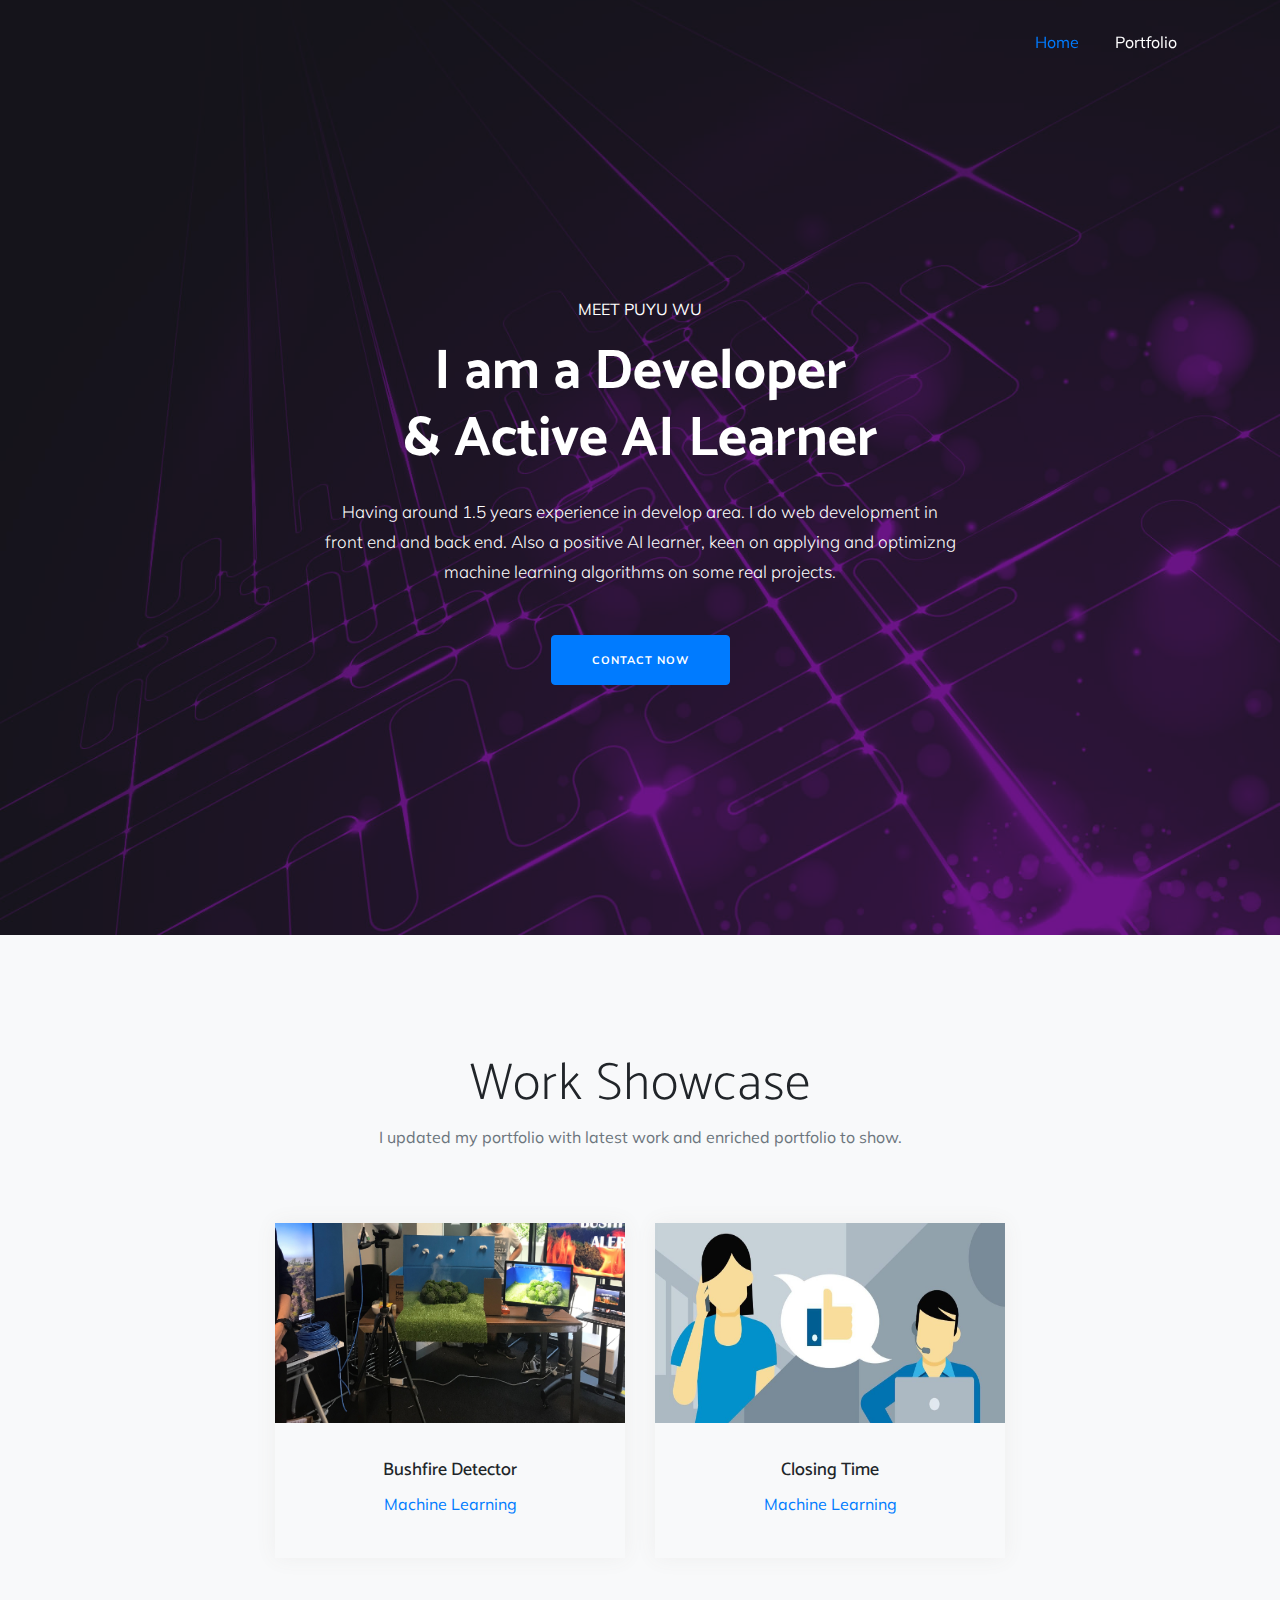
<file: index.html>
<!doctype html>
<html lang="en">

<head>
    <!-- Required meta tags -->
    <meta charset="utf-8">
    <meta name="viewport" content="width=device-width, initial-scale=1, shrink-to-fit=no">

    <meta name="description" content="Coral - Onepage portfolio Template">
    <meta name="author" content="miffy">

    <!-- Fontawseom Icon CSS -->
    <link rel="stylesheet" href="assets/css/all.css">

    <!-- Theme CSS -->
    <link rel="stylesheet" href="assets/css/bootstrap.min.css">
    <link rel="stylesheet" href="assets/css/style.css">
    <link rel="stylesheet" href="assets/css/responsive.css">

    <link rel="shortcut icon" type="image/png" href="assets/img/favicon.png"/>

    <title>Puyu Wu Portfolio</title>
</head>

<body id="page-top">

    <!-- NAVBAR
    ================================================= -->
    <nav class="navbar navbar-expand-lg navbar-dark navbar-togglable  fixed-top " id="mainNav">
        <div class="container">

            <!-- Brand -->
            <a class="navbar-brand js-scroll-trigger" href="#page-top">
                <!-- <h2>Coral</h2> -->
            </a>

            <!-- Toggler -->
            <button class="navbar-toggler" type="button" data-toggle="collapse" data-target="#navbarCollapse" aria-controls="navbarCollapse" aria-expanded="false" aria-label="Toggle navigation">
                <span class="navbar-toggler-icon-bar">
                    <i class="fa fa-bars"></i>
                </span>
            </button>

            <!-- Collapse -->
            <div class="collapse navbar-collapse" id="navbarCollapse">
                <!-- Links -->
                <ul class="navbar-nav ml-auto">
                    <li class="nav-item">
                        <a class="nav-link js-scroll-trigger" href="#page-top">
                            Home
                        </a>
                    </li>
                    <!-- <li class="nav-item">
                        <a class="nav-link js-scroll-trigger" href="#feature">
                            Features
                        </a>
                    </li> -->
                    <!-- <li class="nav-item">
                        <a class="nav-link js-scroll-trigger" href="#about">
                            About
                        </a>
                    </li> -->
                    <!-- <li class="nav-item">
                        <a class="nav-link js-scroll-trigger" href="#service">
                            Services
                        </a>
                    </li> -->
                    <li class="nav-item">
                        <a class="nav-link js-scroll-trigger" href="#portfolio">
                            Portfolio
                        </a>
                    </li>

                    <!-- <li class="nav-item">
                        <a class="nav-link js-scroll-trigger" href="#pricing">
                            Pricing
                        </a>
                    </li> -->
                    <!-- <li class="nav-item ">
                        <a class="nav-link js-scroll-trigger" href="#contact">
                            Contact
                        </a>
                    </li> -->
                </ul>
            </div>
            <!-- / .navbar-collapse -->
        </div>
        <!-- / .container -->
    </nav>

    <!-- HERO
    ================================================== -->
    <section class="section section-top section-full">

        <!-- Cover -->
        <div class="bg-cover" style="background-image: url(assets/img/heroimage6.jpg);"></div>

        <!-- Overlay -->
        <div class="bg-overlay"></div>
        <!-- Content -->
        <div class="container">
            <div class="row justify-content-center align-items-center">
                <div class="col-md-10 col-lg-7 ">
                    <div class="banner-content">
                        <!-- Preheading -->
                        <p class="text-white text-uppercase text-center text-xs">
                            Meet <span>Puyu Wu</span>
                        </p>

                        <!-- Heading -->
                        <h1 class="text-white text-center mb-4 display-4 font-weight-bold">
                            I am a Developer <br>& Active AI Learner
                        </h1>

                        <!-- Subheading -->
                        <p class="lead text-white text-center mb-5">
                            Having around 1.5 years experience in develop area. I do web development in front end and back end. Also a positive AI learner, keen on applying and optimizng machine learning algorithms on some real projects.
                        </p>

                        <!-- Button -->
                        <p class="text-center mb-0" >
                            <a href="#" target="_blank" class="btn btn-primary ">
                                Contact Now
                            </a>
                        </p>
                    </div>
                </div>
            </div>
            <!-- / .row -->
        </div>
        <!-- / .container -->
    </section>

    <!-- SECTIONS
    ================================================== -->
    <!-- PAGES
    ================================================== -->

    <!-- FEATURES
    ================================================== -->
    <!-- <section class="section" id="feature">
        <div class="container">
            <div class="row justify-content-center mb-4">
                <div class="col-md-8 col-lg-6 text-center"> -->

                    <!-- Heading -->
                    <!-- <h2 class="lg-title mb-2">
                        Why choose me?
                    </h2> -->

                    <!-- Subheading -->
                    <!-- <p class="mb-5 ">
                        Industry Leading Managed Services and Staffing Solutions
                    </p>

                </div>
            </div> -->
            <!-- / .row -->

            <!-- <div class="row justy-content-center">
                <div class="col-lg-3 col-md-6">
                    <div class="text-center feature-block">
                        <div class="feature-icon-block mb-4">
                            <i class="fa fa-gem"></i>
                        </div>
                        <h4 class="mb-3 ">Modern Design</h4>
                        <p>Our team are experts in matching you with the right provider.</p>
                    </div>
                </div>

                <div class="col-lg-3 col-md-6">
                    <div class="text-center feature-block">
                        <div class="feature-icon-block mb-4">
                            <i class="fa fa-anchor"></i>
                        </div>
                        <h4 class="mb-3">Recognised for excellence</h4>
                        <p>We've been awarded for our high rate of customer satisfaction.</p>
                    </div>
                </div>

                <div class="col-lg-3 col-md-6">
                    <div class="text-center feature-block">
                        <div class="feature-icon-block mb-4">
                            <i class="fa fa-clock"></i>
                        </div>
                        <h4 class="mb-3">Delivery On Time </h4>
                        <p>We only compare market leaders with a reputation for quality.</p>
                    </div>
                </div>

                <div class="col-lg-3 col-md-6">
                    <div class="text-center feature-block">
                        <div class="feature-icon-block mb-4">
                            <i class="fa fa-dice"></i>
                        </div>
                        <h4 class="mb-3">Premium Support</h4>
                        <p>We only compare market leaders with a reputation for service.</p>
                    </div>
                </div>
            </div>
        </div> -->
        <!-- / .container -->
    <!-- </section> -->


    <!-- ABOUT
    ================================================== -->
    <!-- <section class="section bg-light" id="about">
        <div class="container">
            <div class="row ">
                <div class="col-lg-6">
                    <div class="about-img">
                        <img src="assets/img/about/56.jpg" alt="" class="img-fluid">
                    </div>
                </div>

                <div class="col-lg-6 ">
                    <div class="about-content">
                        <h2 class="display-5">
                            Create your web site in a organized way.
                        </h2>
                        <p>I make website in a organized way so you can be able to modify as you want.Proper documentation also added with the template for the change.</p>


                        <ul class="list-unstyled skill-list ">
                            <li>PSD to HTML</li>
                            <li>PSD to WordPress</li>
                            <li>HTML to WordPress</li>
                            <li>Scratch To HTML</li>
                            <li>PSD Template Design</li>
                        </ul>

                        <p>Have any query ? <a href="#">Contact Now</a></p>
                    </div>
                </div>
            </div>
        </div>

        <div class="container">
            <div class="row mt-5 align-items-center ">
                <div class="col-lg-6 col-md-6">
                    <div class="about-content-2 ">
                        <h2 class="display-5">
                            Latest Bootstrap 4 Build Template
                        </h2>
                        <p>Fully responsive template withj latest bootstrap 4 framework and modern UI and technology. Convert your site in a ziffy.</p>

                        <a href="#" class="btn btn-primary">Services</a>
                    </div>
                </div>

                <div class="col-lg-6 col-md-6">
                    <div class="about-img">
                        <img src="assets/img/about/15.jpg" alt="" class="img-fluid">
                    </div>
                </div>
            </div>
        </div>
    </section> -->



    <!-- SERVICES
    ================================================== -->
    <!-- <section class="section" id="service"> -->
        <!-- Content -->
        <!-- <div class="container">
            <div class="row justify-content-center mb-4">
                <div class="col-md-8 col-lg-7 text-center"> -->

                    <!-- Heading -->
                    <!-- <h2 class="lg-title mb-2">
                        My Key Services
                    </h2> -->

                    <!-- Subheading -->
                    <!-- <p class="mb-5">
                        Industry Leading Managed Services and Staffing Solutions
                    </p>

                </div>
            </div>  -->
            <!-- / .row -->


            <!-- <div class="row">
                <div class="col-lg-4 col-sm-6 col-md-6 mb-4 ">
                    <div class="service-block d-flex">
                        <div class="service-icon ">
                            <i class="fa fa-laptop"></i>
                        </div>
                        <div class="service-content ">
                            <h4><span>HTML</span> web template</h4>
                            <p>Lorem ipsum dolor sit amet, consectetur adipisicing elit. asperiores rem voluptas nobis.</p>
                        </div>
                    </div>
                </div>
                <div class="col-lg-4 col-sm-6 col-md-6 mb-4">
                    <div class="service-block d-flex">
                        <div class="service-icon">
                            <i class="fa fa-code"></i>
                        </div>
                        <div class="service-content">
                            <h4><span>Wordpress</span> theme Conversion</h4>
                            <p>Lorem ipsum dolor sit amet, consectetur adipisicing elit. asperiores rem voluptas nobis.</p>
                        </div>
                    </div>
                </div>
                <div class="col-lg-4 col-sm-6 col-md-6 mb-4">
                    <div class="service-block d-flex">
                        <div class="service-icon">
                            <i class="fa fa-leaf"></i>
                        </div>
                        <div class="service-content">
                            <h4><span>PSD</span> web template</h4>
                            <p>Lorem ipsum dolor sit amet, consectetur adipisicing elit. asperiores rem voluptas nobis.</p>
                        </div>
                    </div>
                </div>

                <div class="col-lg-4 col-sm-6 col-md-6 mb-4">
                    <div class="service-block d-flex">
                        <div class="service-icon">
                            <i class="fa fa-cogs"></i>
                        </div>
                        <div class="service-content">
                            <h4>Wordpress <span> Theme Installation</span> </h4>
                            <p>Lorem ipsum dolor sit amet, consectetur adipisicing elit. asperiores rem voluptas nobis.</p>
                        </div>
                    </div>
                </div>
                <div class="col-lg-4 col-sm-6 col-md-6 mb-4">
                    <div class="service-block d-flex">
                        <div class="service-icon">
                            <i class="fa fa-bug"></i>
                        </div>
                        <div class="service-content">
                            <h4>Html Css <span>BUG Fixing</span></h4>
                            <p>Lorem ipsum dolor sit amet, consectetur adipisicing elit. asperiores rem voluptas nobis.</p>
                        </div>
                    </div>
                </div>

                <div class="col-lg-4 col-sm-6 col-md-6 mb-4">
                    <div class="service-block d-flex">
                        <div class="service-icon">
                            <i class="fa fa-shield-alt"></i>
                        </div>
                        <div class="service-content">
                            <h4>24 Hours <span>Dedicated Support </span></h4>
                            <p>Lorem ipsum dolor sit amet, consectetur adipisicing elit. asperiores rem voluptas nobis.</p>
                        </div>
                    </div>
                </div>
            </div>
        </div>
    </section> -->

    <!-- ABOUT
    ================================================== -->
    <section class="section bg-light" id="portfolio">
        <div class="container">
            <div class="row justify-content-center mb-4">
                <div class="col-md-8 col-lg-7 text-center">

                    <!-- Heading -->
                    <h2 class="lg-title mb-2">
                        Work Showcase
                    </h2>

                    <!-- Subheading -->
                    <p class="mb-5">
                        I updated my portfolio with latest work and enriched portfolio to show.
                    </p>

                </div>
            </div>
            <!-- / .row -->

            <div class="row justify-content-center">
                <div class="col-lg-4 col-md-6 col-sm-6 mb-5">
                    <div class="portfolio-block">
                        <img class="portfolio-cover-img" src="assets/img/portfolio/bushfire-cover.jpg" alt="Bushfire Detector">

                        <div class="portfolio-content">
                            <h4>Bushfire Detector</h4>
                            <span class="work-cat">Machine Learning</span>
                        </div>
                        <div class="overlay-content">
                            <a href="portfolio-bushfire.html"><i class="fa fa-link"></i></a>
                        </div>
                    </div>
                </div>
                <div class="col-lg-4 col-md-6 col-sm-6 mb-5">
                    <div class="portfolio-block">
                        <img class="portfolio-cover-img" src="assets/img/portfolio/closingtime-cover.jpg" alt="Closing Time">

                        <div class="portfolio-content">
                            <h4>Closing Time</h4>
                            <span class="work-cat">Machine Learning</span>
                        </div>
                        <div class="overlay-content">
                            <a href="portfolio-closingtime.html"><i class="fa fa-link"></i></a>
                        </div>
                    </div>
                </div>
                <!-- <div class="col-lg-4 col-md-6 col-sm-6 mb-5">
                    <div class="portfolio-block">
                        <img src="assets/img/portfolio/43.png" alt="portfolio">

                        <div class="portfolio-content">
                            <h4>Probiz-portfolio web template</h4>
                            <span class="work-cat">Web Design</span>
                        </div>
                        <div class="overlay-content">
                            <a href="single-portfolio.html"><i class="fa fa-link"></i></a>
                        </div>
                    </div>
                </div>
                <div class="col-lg-4 col-md-6 col-sm-6">
                    <div class="portfolio-block">
                        <img src="assets/img/portfolio/45.png" alt="portfolio">

                        <div class="portfolio-content">
                            <h4>Probiz-portfolio web template</h4>
                            <span class="work-cat">Web Design</span>
                        </div>
                        <div class="overlay-content">
                            <a href="single-portfolio.html"><i class="fa fa-link"></i></a>
                        </div>
                    </div>
                </div>
                <div class="col-lg-4 col-md-6 col-sm-6">
                    <div class="portfolio-block">
                        <img src="assets/img/portfolio/46.png" alt="portfolio">

                        <div class="portfolio-content">
                            <h4>Probiz-portfolio web template</h4>
                            <span class="work-cat">Web Design</span>
                        </div>
                        <div class="overlay-content">
                            <a href="single-portfolio.html"><i class="fa fa-link"></i></a>
                        </div>
                    </div>
                </div> -->
            </div>
        </div>
    </section>


    <!-- Pricing
    ================================================== -->
    <!-- <section class="section" id="pricing">
        <div class="container">
            <div class="row mb-4">
                <div class="col-md-6 col-lg-4 "> -->

                    <!-- Heading -->
                    <!-- <h2 class="lg-title mb-2 "> -->
                        <!-- Affordable Pricing Plan
                    </h2> -->

                    <!-- Subheading -->
                    <!-- <p class="my-4 ">
                        No Need to worry about pricing plan. You may have your own custom pricing plan .
                    </p>

                    <a href="#contact" class="btn btn-primary">Contact Now</a>
                    <p class="text-primary mt-3">*Pricing plan may vary to work load</p>
                </div> -->

                <!-- <div class="col-lg-4 col-md-6 col-sm-6">
                    <div class="pricing-block">
                        <h2>Basic plan</h2>

                        <h3 class="price my-3 ">
                            120 <small>$</small>
                        </h3>

                        <ul class="list-unstyled">
                            <li>PSD to html</li>
                            <li>1 onepage</li>
                            <li>Clean design</li>
                            <li>1 Revision</li>
                            <li>Well Documented</li>
                        </ul>

                        <a href="#" class="btn btn-outline-dark">Purchase now</a>
                    </div>
                </div>

                <div class="col-lg-4 col-md-6 col-sm-6">
                    <div class="pricing-block">
                        <h2>Standard plan</h2>

                        <h3 class="price my-3 ">
                            320 <small>$</small>
                        </h3>

                        <ul class="list-unstyled">
                            <li>PSD to html</li>
                            <li>3 onepage</li>
                            <li>Clean design</li>
                            <li>Well Documented</li>
                            <li>4 Revision</li>
                            <li>Ultimate support</li>
                        </ul>

                        <a href="#" class="btn btn-outline-dark">Purchase now</a>
                    </div>
                </div>
            </div> -->
            <!-- / .row -->
        <!-- </div> -->
    <!-- </section> --> 


    <!-- Testimonial
    ================================================== -->
    <!-- <section class="section bg-dark" id="testimonial">
            <div class="carousel slide" id="review-slider" data-ride="carousel">
               <ol class="carousel-indicators">
                <li data-target="#review-slider" data-slide-to="0" class="active"></li>
                <li data-target="#review-slider" data-slide-to="1"></li>
                <li data-target="#review-slider" data-slide-to="2"></li>
              </ol>
               <div class="caousel-inner">
                   <div class="container">
                         <div class="row">
                           <div class="col-lg-8 m-auto">
                            <div class="carousel-item active text-center test-content">
                                <div class="client-img">
                                    <img src="assets/img/review/tes-1.jpg" alt="" class="img-fluid ">
                                </div>

                                <p class="lead">Lorem ipsum dolor sit amet, consectetur adipisicing elit. Accusantium illum suscipit, quam quas fuga illo cupiditate labore eveniet, officia in modi eum consequuntur quis alias delectus hic? Delectus, molestias eaque.</p>

                                <div class="client-text">
                                    <h3>John Martin</h3>
                                    <h6>Senior Developer</h6>
                                </div>
                            </div>


                             <div class="carousel-item text-center test-content">
                                <div class="client-img">
                                    <img src="assets/img/review/tes-2.jpg" alt="" class="img-fluid ">
                                </div>

                                <p class="lead">Lorem ipsum dolor sit amet, consectetur adipisicing elit. Accusantium illum suscipit, quam quas fuga illo cupiditate labore eveniet, officia in modi eum consequuntur quis alias delectus hic? Delectus, molestias eaque.</p>

                                <div class="client-text">
                                    <h3>John Martin</h3>
                                    <h6>Senior Developer</h6>
                                </div>
                            </div>

                              <div class="carousel-item text-center test-content">

                                <div class="client-img">
                                    <img src="assets/img/review/tes-3.jpg" alt="" class="img-fluid ">
                                </div>

                                <p class="lead">Lorem ipsum dolor sit amet, consectetur adipisicing elit. Accusantium illum suscipit, quam quas fuga illo cupiditate labore eveniet, officia in modi eum consequuntur quis alias delectus hic? Delectus, molestias eaque.</p>

                                <div class="client-text">
                                    <h3>John Martin</h3>
                                    <h6>Senior Developer</h6>
                                </div>
                            </div>
                        </div>
                    </div>
                </div>
            </div>
        </div>
    </section> -->


    <!-- Contact
    ================================================== -->
    <!-- <section class="section" id="contact">
        <div class="container">
            <div class="row justify-content-center mb-4">
                <div class="col-md-8 col-lg-8 text-center"> -->

                    <!-- Heading
                    <h2 class="lg-title mb-2">
                        Have any questions on mind?
                    </h2> -->

                    <!-- Subheading -->
                    <!-- <p class="mb-5">
                        Our duty towards you is to share our experience we're reaching in our work path with you.
                    </p>

                </div>
            </div> -->
            <!-- / .row -->


<!--            <div class="row justify-content-center">
                <div class="col-lg-8">
                    <form action="mail.php" method="post" id="main_contact_form" class="contact__form"> -->
                        <!-- form message -->
<!--                            <div class="row">
                                <div class="col-12">
                                    <div class="alert alert-success contact__msg" style="display: none" role="alert">
                                        Your message was sent successfully.
                                    </div>
                                </div>
                            </div> -->
                            <!-- end message -->
                            
<!--                        <div class="row">
                            <div class="col-lg-6">
                                <div class="form-group">
                                    <input type="text" name="name" id="name" class="form-control" placeholder="Enter your Name">
                                </div>
                            </div>
                            <div class="col-lg-6">
                                <div class="form-group">
                                    <input type="text" name="email" id="email" class="form-control" placeholder="Enter your Email *" required="required">
                                </div>
                            </div>
                        </div>
                        <div class="row">
                            <div class="col-lg-12">
                                <div class="form-group">
                                    <input type="text" name="subject" id="subject" class="form-control" placeholder="Enter your Subject *" required="required">
                                </div>
                            </div>
                            <div class="col-lg-12">
                                <div class="form-group">
                                    <textarea name="message" id="message" cols="30" rows="6" class="form-control" placeholder="Enter your Message" required="required" ></textarea>
                                </div>
                            </div>

                            <div class="col-lg-12">
                                <div class="submit text-center">
                                    <input name="submit" type="submit" class="btn btn-primary btn-lg" value="Submit Now">
                                    <p class="pt-3">* We will not spam on you inbox.</p>
                                </div>
                            </div>
                        </div>
                    </form>
                </div>
            </div>
        </div>
    </section> -->


    <!-- FOOTER
    ================================================== -->
    <footer class="top-padding bg-dark">
        <!--Content -->
        <div class="container">
            <div class="row align-self-center">
                <div class="col-lg-4 col-md-6">
                    <div class="footer-widget">
                        <!-- Brand -->
                        <!-- <a href="#" class="footer-brand text-white">
                            Coral
                        </a> -->
                        <!-- <p>In expedita sapiente cumque enim dicta similique, animi adipisci quia et quo quod numquam, veniam eligendi reprehenderit .</p> -->
                    </div>
                </div>

                <!-- <div class="col-lg-2 ml-lg-auto col-md-2"> -->

                    <!-- Links -->
                <!--    <ul class="footer-link list-unstyled ml-0 justify-content-end">
                        <li>
                            <a href="#" class="text-white">
                                Services
                            </a>
                        </li>
                        <li>
                            <a href="#" class="text-white">
                                Portfolio
                            </a>
                        </li>
                        <li>
                            <a href="#" class="text-white">
                                Benefits
                            </a>
                        </li>
                    </ul>
                </div> -->
                <div class="col-lg-3 col-md-4">
<!-- todo: add links of contacts: linkedIn -->

                    <!-- Links -->
                    <!-- <ul class="footer-link list-unstyled ml-0 justify-content-end">
                        <li>
                            <i class="fa fa-mobile"></i> +345-345456
                        </li>
                        <li>
                            <i class="fa fa-location-arrow"></i> Dhaka , Bangladesh
                        </li>
                        <li>
                            <i class="fa fa-globe"></i> www.themeturn.com
                        </li>
                    </ul> -->
                </div>
            </div>
            <!-- / .row -->

            <!-- <div class="row justify-content-md-center footer-copy">
                <div class="col-lg-8 col-md-6 col-sm-6 text-center">
                    <p class="lead text-white-50">&copy; Copyright Reserved to Themeturn | Design and Developed by Esrat </p>
                </div>
            </div> -->
        </div>
        <!-- / .container -->
    </footer>

    <!-- JAVASCRIPT
    ================================================== -->
    <!-- Global JS -->
    <script src="assets/libs/jquery/jquery.min.js"></script>
    <script src="assets/libs/bootstrap/bootstrap.bundle.min.js"></script>

    <!-- Plugin JavaScript -->
    <script src="assets/js/jquery.easing.min.js"></script>
    <script src="assets/js/ajax-contact.js"></script>

    <!-- Theme JS -->
    <script src="assets/js/theme.js"></script>

</body>

</html>
</file>
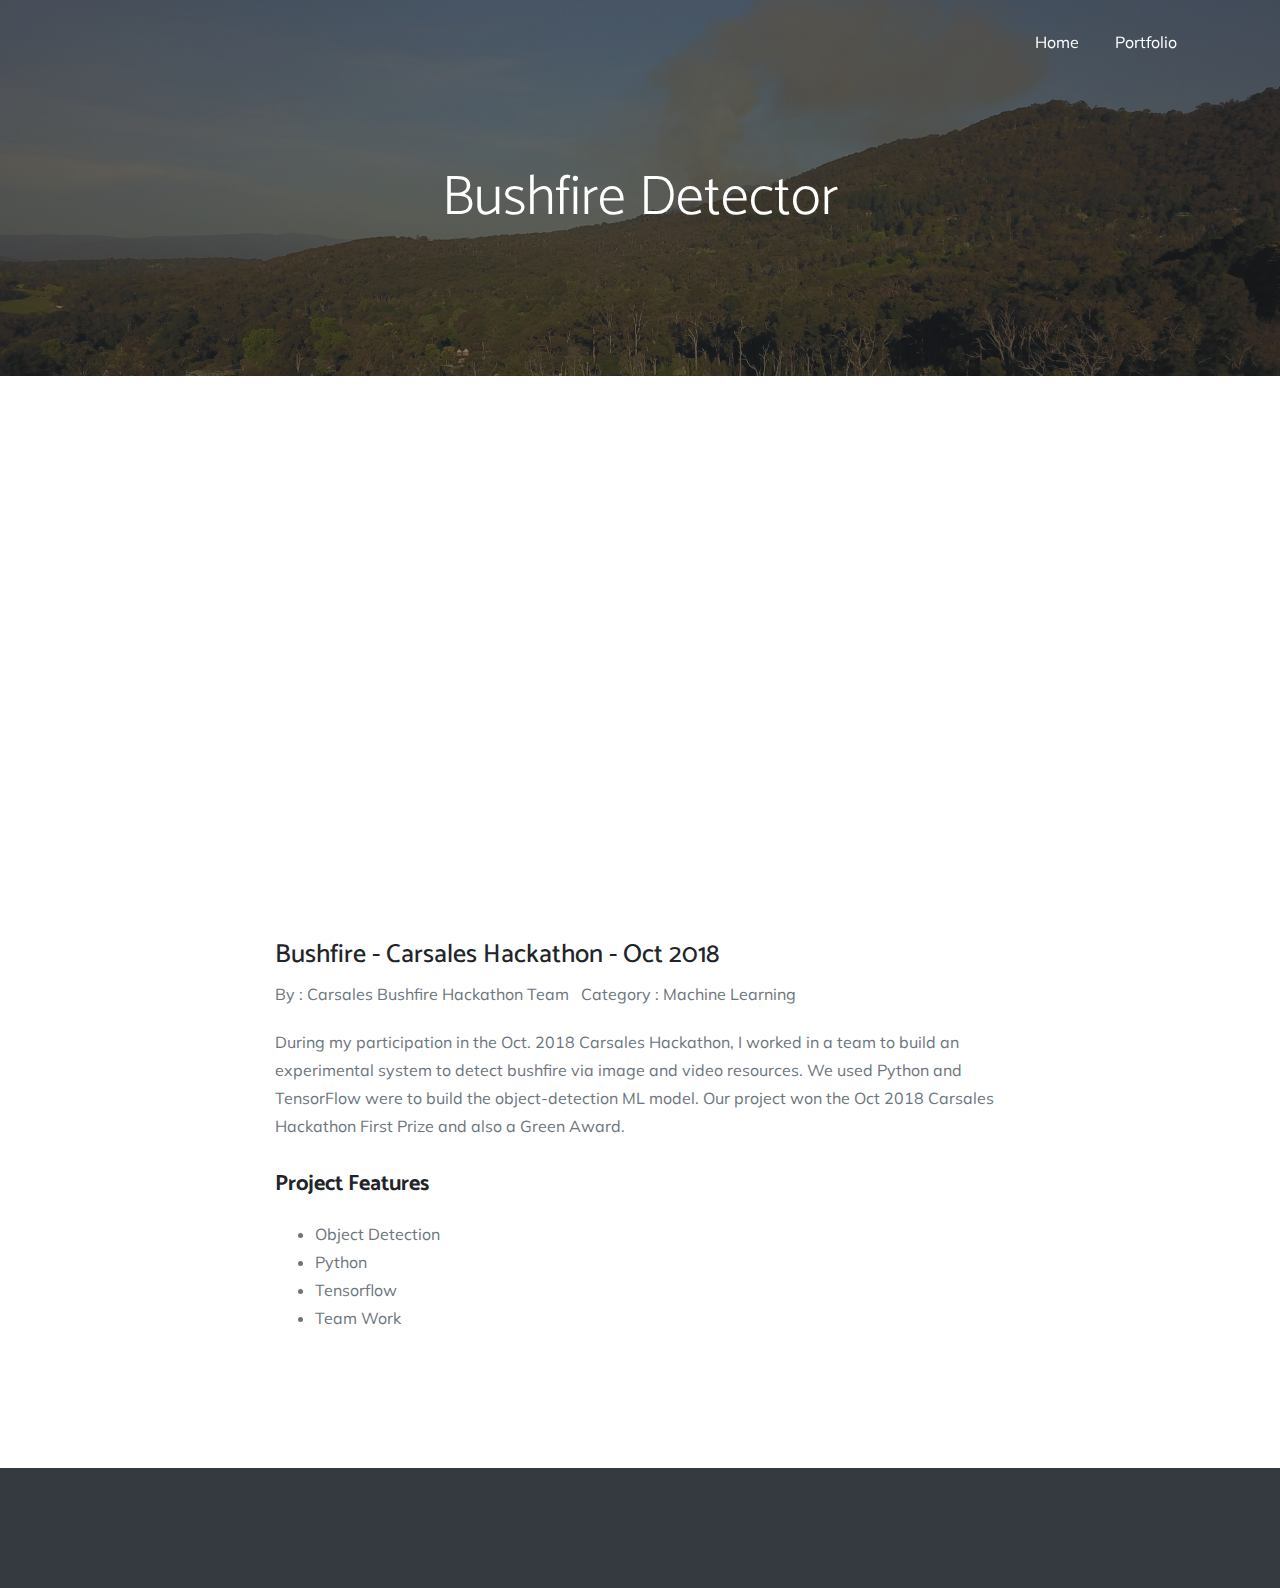
<file: portfolio-bushfire.html>
<!doctype html>
<html lang="en">

<head>
    <!-- Required meta tags -->
    <meta charset="utf-8">
    <meta name="viewport" content="width=device-width, initial-scale=1, shrink-to-fit=no">

    <meta name="description" content="Coral - Onepage portfolio Template">
    <meta name="author" content="miffy">

    <!-- Fontawseom Icon CSS -->
    <link rel="stylesheet" href="assets/css/all.css">

    <!-- Theme CSS -->
    <link rel="stylesheet" href="assets/css/bootstrap.min.css">
    <link rel="stylesheet" href="assets/css/style.css">
    <link rel="stylesheet" href="assets/css/responsive.css">
    <link rel="stylesheet" href="assets/css/portfolio.css">

    <link rel="shortcut icon" type="image/png" href="assets/img/favicon.png"/>

    <title>Puyu Wu Portfolio</title>
</head>

<body id="page-top">

    <!-- NAVBAR
    ================================================= -->
    <nav class="navbar navbar-expand-lg navbar-dark navbar-togglable  fixed-top " id="mainNav">
        <div class="container">

            <!-- Brand -->
            <a class="navbar-brand js-scroll-trigger" href="#page-top">
                <!-- <h2>Coral</h2> -->
            </a>

            <!-- Toggler -->
            <button class="navbar-toggler" type="button" data-toggle="collapse" data-target="#navbarCollapse" aria-controls="navbarCollapse" aria-expanded="false" aria-label="Toggle navigation">
                <span class="navbar-toggler-icon-bar">
                    <i class="fa fa-bars"></i>
                </span>
            </button>

            <!-- Collapse -->
            <div class="collapse navbar-collapse" id="navbarCollapse">
                <!-- Links -->
                <ul class="navbar-nav ml-auto">
                    <li class="nav-item">
                        <a class="nav-link js-scroll-trigger" href="index.html#page-top">
                            Home
                        </a>
                    </li>
                    <!-- <li class="nav-item">
                        <a class="nav-link js-scroll-trigger" href="index.html#feature">
                            Features
                        </a>
                    </li>
                    <li class="nav-item">
                        <a class="nav-link js-scroll-trigger" href="index.html#about">
                            About
                        </a>
                    </li>
                    <li class="nav-item">
                        <a class="nav-link js-scroll-trigger" href="index.html#service">
                            Services
                        </a>
                    </li> -->
                    <li class="nav-item">
                        <a class="nav-link js-scroll-trigger" href="index.html#portfolio">
                            Portfolio
                        </a>
                    </li>

                    <!-- <li class="nav-item">
                        <a class="nav-link js-scroll-trigger" href="index.html#pricing">
                            Pricing
                        </a>
                    </li> -->
                    <!-- <li class="nav-item ">
                        <a class="nav-link js-scroll-trigger" href="index.html#contact">
                            Contact
                        </a>
                    </li> -->
                </ul>
            </div>
            <!-- / .navbar-collapse -->
        </div>
        <!-- / .container -->
    </nav>

    <!-- HERO
    ================================================== -->
    <section class="section section-top section-full page-header">

        <!-- Cover -->
        <div class="bg-cover" style="background-image: url(assets/img/portfolio/bushfire-heroimage.jpg);"></div>

        <!-- Overlay -->
        <div class="bg-overlay"></div>
        <!-- Content -->
        <div class="container">
            <div class="row justify-content-center align-items-center">
                <div class="col-md-10 col-lg-7 ">
                    <div class="page-content">

                        <!-- Heading -->
                        <h1 class="text-white text-center mb-4 display-4">
                            Bushfire Detector
                        </h1>

                    </div>
                </div>
            </div>
            <!-- / .row -->
        </div>
        <!-- / .container -->
    </section>

    <!-- SECTIONS
    ================================================== -->
    <!-- PAGES
    ================================================== -->
    
    <section class="section" id="single-portfolio">
        <div class="container">
            <div class="row justify-content-center">
                <div class="col-lg-8 col-md-12 col-sm-12">
                    <div class="portfolio-single">
                        <div class="large-image">
                            <div class="resp-video-container">
                                <iframe class="resp-video-iframe" src="https://www.youtube.com/embed/pSV4ec1r3no" frameborder="0" allow="accelerometer; autoplay; encrypted-media; gyroscope; picture-in-picture" allowfullscreen></iframe>
                            </div>
                        </div>
                         <!-- <a href="#" class="btn btn-primary btn-block pt-4"> Live Demo</a> -->
                         
                        <div class="portfolio-details">
                            <h2 class="portfolio-title">Bushfire - Carsales Hackathon - Oct 2018</h2>
                            
                            <div class="project-meta">
                                <span>By : Carsales Bushfire Hackathon Team</span>&nbsp;&nbsp;
                                <span>Category : Machine Learning</span>
                            </div>
                            <p>During my participation in the Oct. 2018 Carsales Hackathon, I worked in a team to build an experimental system to detect bushfire via image and video resources. We used Python and TensorFlow were to build the object-detection ML model. Our project won the Oct 2018 Carsales Hackathon First Prize and also a Green Award.</p>                            
                            <h4 class="feature-title">Project Features</h4>
                            <ul class="project-features">
                                <li>Object Detection</li>
                                <li>Python</li>
                                <li>Tensorflow</li>
                                <li>Team Work</li>
                            </ul>
                            
                        </div>
                    </div>
                </div>
            </div>
        </div>
    </section>

    <!-- FOOTER
    ================================================== -->
    <footer class="top-padding bg-dark">
        <!--Content -->
        <div class="container">
            <div class="row align-self-center">
                <div class="col-lg-4 col-md-6">
                    <div class="footer-widget">
                        <!-- Brand -->
                        <!-- <a href="#" class="footer-brand text-white">
                            Coral
                        </a>
                        <p>In expedita sapiente cumque enim dicta similique, animi adipisci quia et quo quod numquam, veniam eligendi reprehenderit .</p> -->
                    </div>
                </div>

                <!-- <div class="col-lg-2 ml-lg-auto col-md-2"> -->

                    <!-- Links -->
                    <!-- <ul class="footer-link list-unstyled ml-0 justify-content-end">
                        <li>
                            <a href="#" class="text-white">
                                Services
                            </a>
                        </li>
                        <li>
                            <a href="#" class="text-white">
                                Portfolio
                            </a>
                        </li>
                        <li>
                            <a href="#" class="text-white">
                                Benefits
                            </a>
                        </li>
                    </ul>
                </div> -->
                <div class="col-lg-3 col-md-4">
<!-- todo: add links of contacts: linkedIn -->
                    <!-- Links -->
                    <!-- <ul class="footer-link list-unstyled ml-0 justify-content-end">
                        <li>
                            <i class="fa fa-mobile"></i> +345-345456
                        </li>
                        <li>
                            <i class="fa fa-location-arrow"></i> Dhaka , Bangladesh
                        </li>
                        <li>
                            <i class="fa fa-globe"></i> www.themeturn.com
                        </li>
                    </ul> -->
                </div>
            </div>
            <!-- / .row -->

            <!-- <div class="row justify-content-md-center footer-copy">
                <div class="col-lg-8 col-md-6 col-sm-6 text-center">
                    <p class="lead text-white-50">&copy; Copyright Reserved to Themeturn | Design and Developed by Esrat </p>
                </div>
            </div> -->
        </div>
        <!-- / .container -->
    </footer>

    <!-- JAVASCRIPT
    ================================================== -->
    <!-- Global JS -->
    <script src="assets/libs/jquery/jquery.min.js"></script>
    <script src="assets/libs/bootstrap/bootstrap.bundle.min.js"></script>

    <!-- Plugin JavaScript -->
    <script src="assets/js/jquery.easing.min.js"></script>
    <script src="assets/js/ajax-contact.js"></script>

    <!-- Theme JS -->
    <script src="assets/js/theme.js"></script>

</body>

</html>
</file>
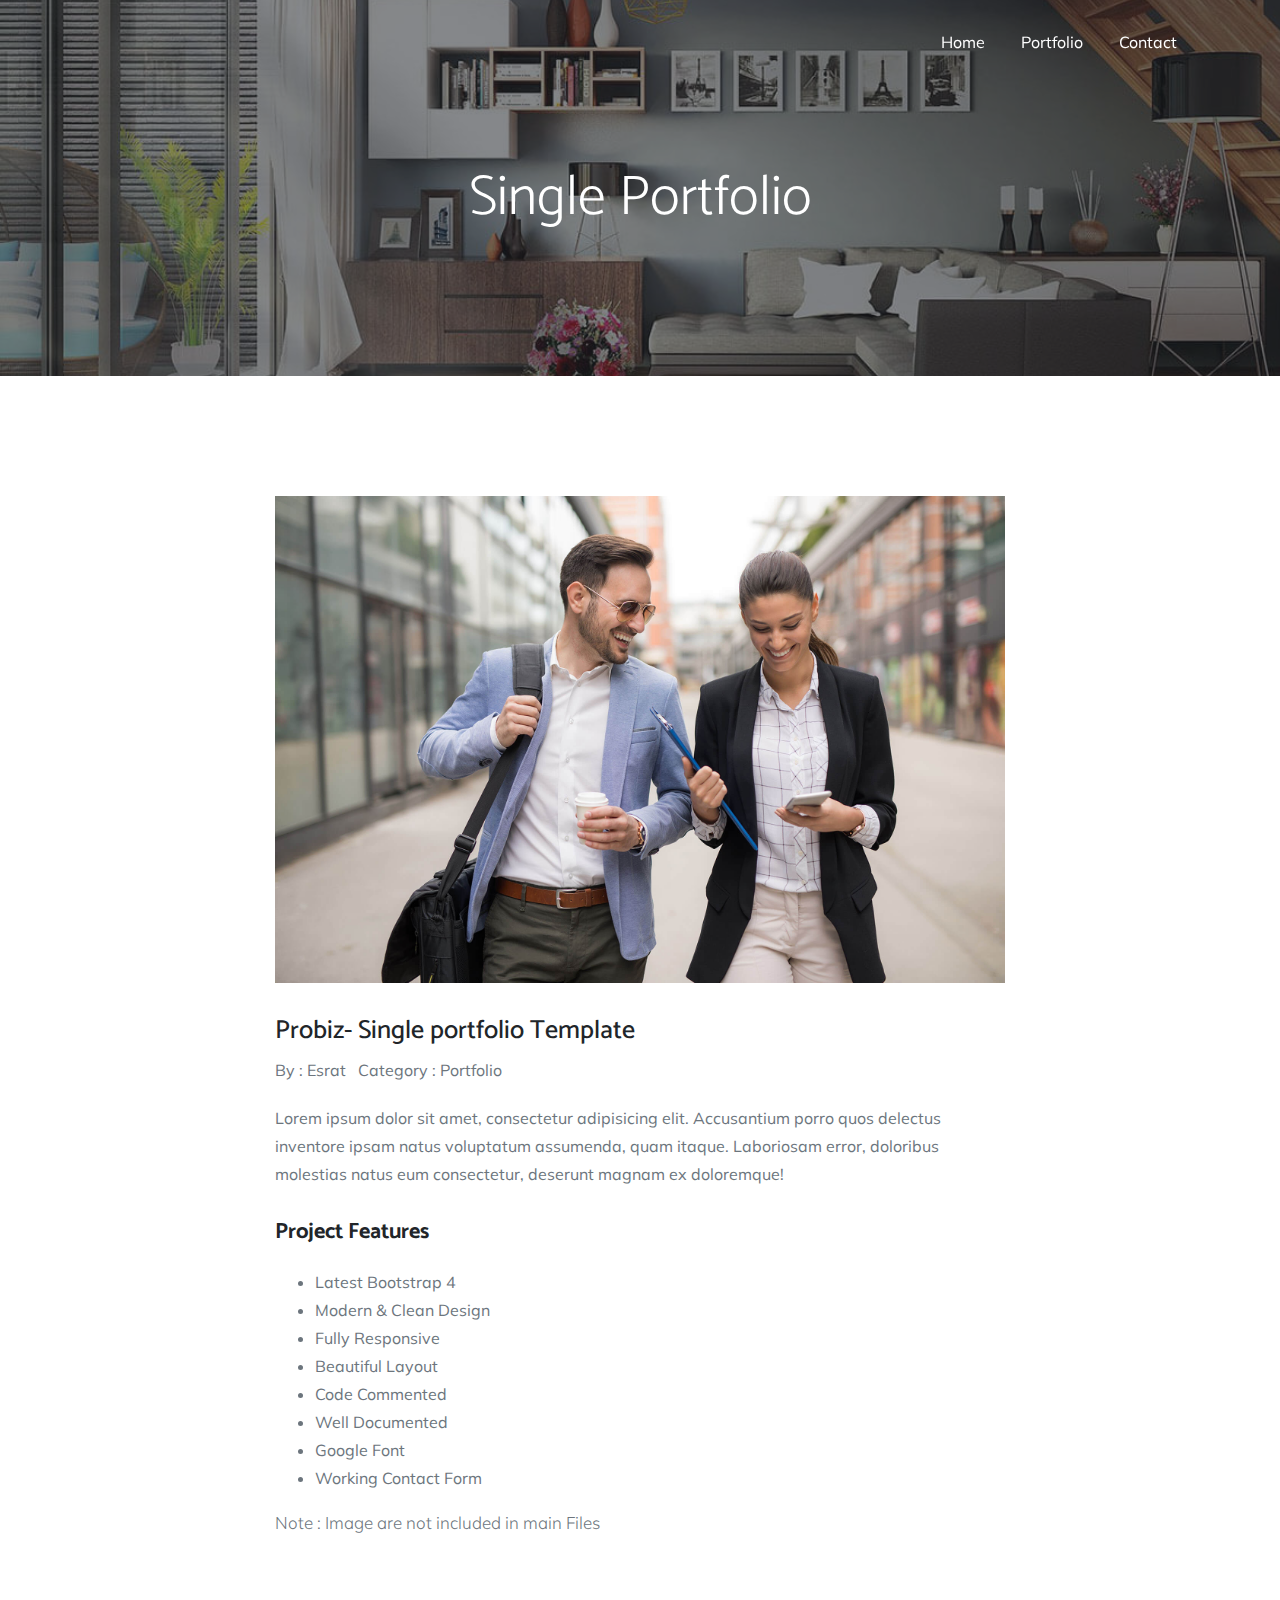
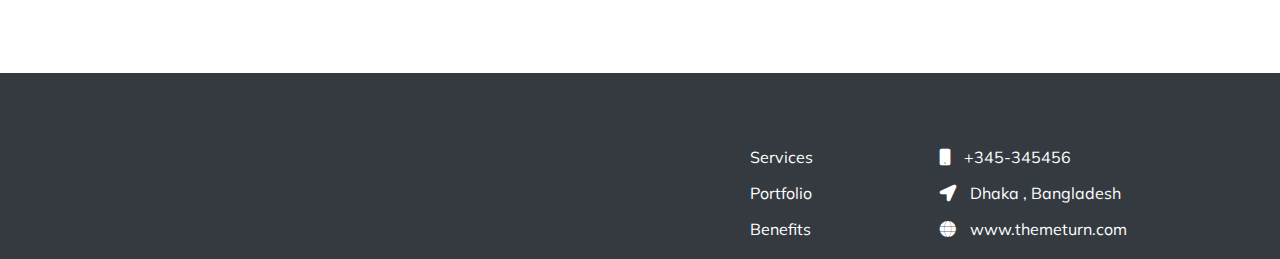
<file: single-portfolio.html>
<!doctype html>
<html lang="en">

<head>
    <!-- Required meta tags -->
    <meta charset="utf-8">
    <meta name="viewport" content="width=device-width, initial-scale=1, shrink-to-fit=no">

    <meta name="description" content="Coral - Onepage portfolio Template">
    <meta name="author" content="miffy">

    <!-- Fontawseom Icon CSS -->
    <link rel="stylesheet" href="assets/css/all.css">

    <!-- Theme CSS -->
    <link rel="stylesheet" href="assets/css/bootstrap.min.css">
    <link rel="stylesheet" href="assets/css/style.css">
    <link rel="stylesheet" href="assets/css/responsive.css">
    <link rel="stylesheet" href="assets/css/portfolio.css">

    <link rel="shortcut icon" type="image/png" href="assets/img/favicon.png"/>

    <title>Puyu Wu Portfolio</title>
</head>

<body id="page-top">

    <!-- NAVBAR
    ================================================= -->
    <nav class="navbar navbar-expand-lg navbar-dark navbar-togglable  fixed-top " id="mainNav">
        <div class="container">

            <!-- Brand -->
            <a class="navbar-brand js-scroll-trigger" href="#page-top">
                <!-- <h2>Coral</h2> -->
            </a>

            <!-- Toggler -->
            <button class="navbar-toggler" type="button" data-toggle="collapse" data-target="#navbarCollapse" aria-controls="navbarCollapse" aria-expanded="false" aria-label="Toggle navigation">
                <span class="navbar-toggler-icon-bar">
                    <i class="fa fa-bars"></i>
                </span>
            </button>

            <!-- Collapse -->
            <div class="collapse navbar-collapse" id="navbarCollapse">
                <!-- Links -->
                <ul class="navbar-nav ml-auto">
                    <li class="nav-item">
                        <a class="nav-link js-scroll-trigger" href="index.html#page-top">
                            Home
                        </a>
                    </li>
                    <!-- <li class="nav-item">
                        <a class="nav-link js-scroll-trigger" href="index.html#feature">
                            Features
                        </a>
                    </li>
                    <li class="nav-item">
                        <a class="nav-link js-scroll-trigger" href="index.html#about">
                            About
                        </a>
                    </li>
                    <li class="nav-item">
                        <a class="nav-link js-scroll-trigger" href="index.html#service">
                            Services
                        </a>
                    </li> -->
                    <li class="nav-item">
                        <a class="nav-link js-scroll-trigger" href="index.html#portfolio">
                            Portfolio
                        </a>
                    </li>

                    <!-- <li class="nav-item">
                        <a class="nav-link js-scroll-trigger" href="index.html#pricing">
                            Pricing
                        </a>
                    </li> -->
                    <li class="nav-item ">
                        <a class="nav-link js-scroll-trigger" href="index.html#contact">
                            Contact
                        </a>
                    </li>
                </ul>
            </div>
            <!-- / .navbar-collapse -->
        </div>
        <!-- / .container -->
    </nav>

    <!-- HERO
    ================================================== -->
    <section class="section section-top section-full page-header">

        <!-- Cover -->
        <div class="bg-cover" style="background-image: url(assets/img/40.jpg);"></div>

        <!-- Overlay -->
        <div class="bg-overlay"></div>
        <!-- Content -->
        <div class="container">
            <div class="row justify-content-center align-items-center">
                <div class="col-md-10 col-lg-7 ">
                    <div class="page-content">

                        <!-- Heading -->
                        <h1 class="text-white text-center mb-4 display-4">
                            Single Portfolio
                        </h1>

                    </div>
                </div>
            </div>
            <!-- / .row -->
        </div>
        <!-- / .container -->
    </section>

    <!-- SECTIONS
    ================================================== -->
    <!-- PAGES
    ================================================== -->
    
    <section class="section" id="single-portfolio">
        <div class="container">
            <div class="row justify-content-center">
                <div class="col-lg-8 col-md-12 col-sm-12">
                    <div class="portfolio-single">
                        <div class="large-image">
                            <img src="assets/img/42.jpg" alt="" class="img-fluid">
                        </div>
                        
                         <!-- <a href="#" class="btn btn-primary btn-block pt-4"> Live Demo</a> -->
                         
                        <div class="portfolio-details">
                            <h2 class="portfolio-title">Probiz- Single portfolio Template</h2>
                            
                            <div class="project-meta">
                                <span>By : Esrat</span>&nbsp;&nbsp;
                                <span>Category : Portfolio</span>
                            </div>
                            <p>Lorem ipsum dolor sit amet, consectetur adipisicing elit. Accusantium porro quos delectus inventore ipsam natus voluptatum assumenda, quam itaque. Laboriosam error, doloribus molestias natus eum consectetur, deserunt magnam ex doloremque!</p>
                            
                            
                            <h4 class="feature-title">Project Features</h4>
                            <ul class="project-features">
                                <li>Latest Bootstrap 4</li>
                                <li>Modern & Clean Design</li>
                                <li>Fully Responsive</li>
                                <li>Beautiful Layout</li>
                                <li>Code Commented</li>
                                <li>Well Documented</li>
                                <li>Google Font </li>
                                <li>Working Contact Form</li>
                            </ul>
                            
                            <p class="lead">Note : Image are not included in main Files</p>
                        </div>
                    </div>
                </div>
            </div>
        </div>
    </section>

    <!-- FOOTER
    ================================================== -->
    <footer class="top-padding bg-dark">
        <!--Content -->
        <div class="container">
            <div class="row align-self-center">
                <div class="col-lg-4 col-md-6">
                    <div class="footer-widget">
                        <!-- Brand -->
                        <!-- <a href="#" class="footer-brand text-white">
                            Coral
                        </a>
                        <p>In expedita sapiente cumque enim dicta similique, animi adipisci quia et quo quod numquam, veniam eligendi reprehenderit .</p> -->
                    </div>
                </div>

                <div class="col-lg-2 ml-lg-auto col-md-2">

                    <!-- Links -->
                    <ul class="footer-link list-unstyled ml-0 justify-content-end">
                        <li>
                            <a href="#" class="text-white">
                                Services
                            </a>
                        </li>
                        <li>
                            <a href="#" class="text-white">
                                Portfolio
                            </a>
                        </li>
                        <li>
                            <a href="#" class="text-white">
                                Benefits
                            </a>
                        </li>
                    </ul>
                </div>
                <div class="col-lg-3 col-md-4">

                    <!-- Links -->
                    <ul class="footer-link list-unstyled ml-0 justify-content-end">
                        <li>
                            <i class="fa fa-mobile"></i> +345-345456
                        </li>
                        <li>
                            <i class="fa fa-location-arrow"></i> Dhaka , Bangladesh
                        </li>
                        <li>
                            <i class="fa fa-globe"></i> www.themeturn.com
                        </li>
                    </ul>
                </div>
            </div>
            <!-- / .row -->

            <!-- <div class="row justify-content-md-center footer-copy">
                <div class="col-lg-8 col-md-6 col-sm-6 text-center">
                    <p class="lead text-white-50">&copy; Copyright Reserved to Themeturn | Design and Developed by Esrat </p>
                </div>
            </div> -->
        </div>
        <!-- / .container -->
    </footer>

    <!-- JAVASCRIPT
    ================================================== -->
    <!-- Global JS -->
    <script src="assets/libs/jquery/jquery.min.js"></script>
    <script src="assets/libs/bootstrap/bootstrap.bundle.min.js"></script>

    <!-- Plugin JavaScript -->
    <script src="assets/js/jquery.easing.min.js"></script>
    <script src="assets/js/ajax-contact.js"></script>

    <!-- Theme JS -->
    <script src="assets/js/theme.js"></script>

</body>

</html>
</file>
<file: assets/css/style.css>
@import url('https://fonts.googleapis.com/css?family=Muli:300,400,500|Catamaran:100,200,300,400,500,600,700,800,900');


html {
    line-height: 1.15;
    -webkit-text-size-adjust: 100%;
    -ms-text-size-adjust: 100%;
    -ms-overflow-style: scrollbar;
    -webkit-tap-highlight-color: rgba(0, 0, 0, 0);
    overflow-x: hidden;
}
body {
    font-family: Muli,Helvetica,Arial,sans-serif;
    font-size: 16px;
    line-height: 1.75;
    margin: 0;
    background-color: #fff;
    font-weight: 400;
    color: #6c757d;
}

img{
    max-width: 100%;
    height: auto;
}


/*--------------------
 TYPOGRAPHY
-----------------*/

.h1,
.h2,
.h3,
.h4,
.h5,
.h6,
h1,
h2,
h3,
h4,
h5,
h6 {
    font-family: Catamaran,Helvetica,Arial,sans-serif;
    font-weight: 500;
    line-height: 1.35;
    margin-bottom: .5rem;
    color: #212529
}

.h1,
h1 {
    font-size: 2.125rem
}

.h2,
h2 {
    font-size: 1.625rem
}

.h3,
h3 {
    font-size: 1.375rem
}

.h4,
h4 {
    font-size: 1.125rem
}

.h5,
h5 {
    font-size: .9375rem
}

.h6,
h6 {
    font-size: .75rem
}

.lead {
    font-size: 1.0625rem;
    font-weight: 300
}


@media (max-width:767.98px) {
    h1 {
        font-size: 1.5rem
    }
    h2 {
        font-size: 1.375rem
    }
    h3 {
        font-size: 1.25rem
    }
    h4 {
        font-size: 1.125rem
    }
    h5 {
        font-size: .9375rem
    }
    h6 {
        font-size: .75rem
    }
}


.lg-title{
    font-size: 52px;
    font-weight: 200;
    letter-spacing: 1px;
    line-height: 60px;
    color: rgb(33, 37, 41);
}

.display-5{
    font-size: 2.5rem;
    font-weight: 300;
    line-height: 1.2;
}

/*--------------------

-----------------*/


img {
    vertical-align: middle;
    border-style: none;

}
.img-thumbnail {
    padding: .25rem;
    border: 1px solid #dee2e6;
    background-color: #fff
}


.section {
    position: relative;
    padding: 8.125rem 0;
}
@media (min-width:768px) {
    .section {
        padding: 7.5rem 0
    }
}

.section-top {
    padding-top: 8.125rem;
}

.section-bottom{
    padding-bottom: 8.125rem;
}

@media (min-width:768px) {
    .section-top {
        padding-top: 10.3125rem
    }
}



/*-------------------
  BUTTONS STYLE
----------------=----*/

.btn {
    padding: 1rem 2.5rem !important;
    transition: all 0.2s ease-in-out;
    text-transform: uppercase;
    font-size: .6875rem;
    font-weight: 700;
    letter-spacing: 1px;
}

.btn-white{
    background: #fff;
    color: #111;
}

.btn[class*=outline] {
    color: #212529
}

.btn[class*=outline].dropdown-toggle,
.btn[class*=outline]:active,
.btn[class*=outline]:active:focus,
.btn[class*=outline]:focus,
.btn[class*=outline]:hover {
    background-color: transparent
}

.btn[class*=outline][class*=primary]:active,
.btn[class*=outline][class*=primary]:active:focus,
.btn[class*=outline][class*=primary]:focus,
.btn[class*=outline][class*=primary]:hover {
    color: #f5ba4b
}

.btn-circle {
    display: inline-flex;
    width: 4.20313rem !important;
    height: 4.20313rem !important;
    padding: 0 !important;
    border-radius: 50%;
    align-items: center;
    justify-content: center
}

.btn:focus {
    box-shadow: none !important
}


/*-------------------
   MENU
----------------------*/

.navbar-toggler-icon {
    display: inline-block;
    width: 1.5em;
    height: 1.5em;
    content: "";
    vertical-align: middle;
    background: no-repeat 50%;
    background-size: 100% 100%
}


.navbar-nav .nav-link {
    padding-right: 1rem;
    padding-left: 1rem
}

.navbar-nav .nav-item {
    padding: 0px 10px;
}


.navbar-dark .navbar-nav .nav-link {
    color: #fff;
}
.navbar-light .navbar-nav .nav-link ,.navbar-light .navbar-nav .nav-link:hover,.navbar-light .navbar-nav .nav-link:focus{
    color: #111;
}


.navbar-dark .navbar-nav .active > .nav-link, .navbar-dark .navbar-nav .nav-link.active, .navbar-dark .navbar-nav .nav-link.show, .navbar-dark .navbar-nav .show > .nav-link{
    color: #007bff!important;
}
.navbar {
    position: relative;
    padding: 1.25rem 1rem;
}

.fixed-top {
    position: fixed;
    z-index: 1030;
    right: 0;
    left: 0;
}


.navbar-dark {
    color: #fff;
}
.navbar-light {
    background: #fff;
}

.navbar-light::before {
    opacity: 1;
}
.navbar-light {
    color: #212529;
}


.navbar .nav-item-divider {
    display: none
}

@media (min-width:1200px) {
    .navbar .nav-item-divider {
        display: block
    }
}

.navbar .nav-item-divider .nav-link {
    opacity: .25
}

.navbar .nav-item-divider .nav-link > span {
    border-left: 1px solid
}

@media (max-width:1199.98px) {
    .navbar .dropdown-menu {
        padding-top: 0;
        padding-bottom: 0;
        border: 0
    }
}

@media (min-width:1200px) {
    .navbar .dropdown-menu {
        transform: translateY(.5rem);
        opacity: 0
    }
    .navbar .dropdown-menu.show {
        animation: .2s forwards d
    }
    @keyframes d {
        to {
            transform: translateY(0);
            opacity: 1
        }
    }
}

.navbar-brand h2{
    color: #fff;
}


.navbar-light .navbar-brand h2{
    color: #111;
}



/*-------------------
  DROPDOWN MENU
----------------------*/


.dropdown-menu {
    opacity: 0
}

.dropdown-menu.show {
    animation: .2s forwards b
}

@keyframes b {
    to {
        opacity: 1
    }
}

.dropdown-item {
    font-size: .6875rem;
    font-weight: 500;
    padding-top: .5rem;
    padding-bottom: .5rem;
    transition: background-color .1s;
    text-transform: uppercase
}

@media (min-width:1200px) {
    .dropdown-item {
        padding-top: .75rem;
        padding-bottom: .75rem
    }
}

@media (min-width:1200px) {
    .dropdown-item + .dropdown-item {
        border-top: 1px solid rgba(0, 0, 0, .1)
    }
}


/*------------------------
 BACKGROUND
----------------------------*/


.bg-cover {
    background-repeat: no-repeat;
    background-position: 50%;
    background-size: cover
}

.bg-cover,
.bg-overlay,
.bg-overlay:before {
    position: absolute;
    top: 0;
    right: 0;
    bottom: 0;
    left: 0
}

.bg-overlay:before {
    content: "";
    opacity: .55;
    background-color: #212529
}


.box-shadow {
    box-shadow: 0 25px 100px -5px rgba(0, 0, 0, .15)
}



/*----------------------
 Banner STYLE
-----------------------*/
.banner-content{
    padding: 130px 0px;
}


/*----------------------
 FEATURE STYLE
-----------------------*/

.feature-block h4{
    text-transform: capitalize;
}
.feature-icon-block{
    font-size: 40px;
    width: 100px;
    height: 100px;
    background:#eee;
    color: #007bff;
    text-align: center;
    margin: 0 auto;
    border-radius: 100%;
    padding-top: 15px;
    -webkit-transition: all .3s ease 0s;
    -o-transition: all .3s ease 0s;
    transition:all .3s ease 0s ;
    
}

.feature-block:hover .feature-icon-block{
     background:#007bff;
    color: #fff;
}

/*----------------------
 ABOUT STYLE
-----------------------*/
.skill-list{
    padding-left: 30px;
    margin-top: 15px;
}
.skill-list li{
    position: relative;
    color: #222;
    padding: 0px 0px 7px 30px;
}
.skill-list li:before{
    position: absolute;
    content:"\f560";
    font-family: "Font Awesome 5 Free";
    left: 0px;
    top: 0px;
    color: #007bff;
}


.about-content{
    padding-left: 30px;
}
.about-content-2 {
    padding-right: 40px;
}
.about-content-2  p,.about-content p{
    margin: 20px 0px 30px;
}


.about-img{
    position: relative;
    z-index: 222;
    padding: 20px;
}


.about-img:after{
    position: absolute;
    content:"";
    right: 0px;
    bottom:0px;
    width: 150px;
    height: 150px;
    background: #fff;
    z-index: -1;
    -webkit-box-shadow: 0px 0px 20px #eee;
    box-shadow:  0px 0px 20px #eee;
}
.about-img:before{
    position: absolute;
    content:"";
    left: 0px;
    top: 0px;
    width: 150px;
    height: 150px;
    background: #fff;
    z-index: -1;
    -webkit-box-shadow: 0px 0px 20px #eee;
    box-shadow:  0px 0px 20px #eee;
}



/*----------------------
 SERVICE
-----------------------*/
.service-icon{
    font-size: 30px;
    margin-right: 25px;
    margin-top: 10px;
}
.service-content{
    margin-top: 20px;
}
.service-content h4 {
    margin-bottom: 10px;
    line-height: 26px;
    font-weight: 700;
    text-transform: uppercase;
}
.service-content h4 span{
    font-weight: 400;
}



/*----------------------
 PORTFOLIO
-----------------------*/
.portfolio-block{
    position: relative;
    text-align: center;
    -webkit-box-shadow: 0px 0px 20px #eee;
    box-shadow:  0px 0px 20px #eee;
}
.portfolio-block img{
    margin-bottom: 15px;
}


.portfolio-content{
    padding: 20px 0px 40px;
}
.work-cat{
     color: #007bff;
}



.overlay-content{
    position: absolute;
    content:"";
    margin-top: -15%;
    top: 50%;
    left: 40%;
    opacity: 0;
    visibility: hidden;
    -webkit-transition: all .3s ease-in-out;
    -o-transition: all .3s ease-in-out;
    transition:all .3s ease-in-out ;
}
.overlay-content i{
    width: 60px;
    height: 60px;
    display: block;
    background: #fff;
    text-align: center;
    padding-top: 22px;
    border-radius: 100%;
}

.portfolio-block:before{
    position: absolute;
    content:"";
    width: 100%;
    height: 100%;
    background:rgba(0,0,0,0.5);
    opacity: 0;
    visibility: hidden;
    -webkit-transition: all .3s ease-in-out;
    -o-transition: all .3s ease-in-out;
    transition:all .3s ease-in-out ;
}
.portfolio-block:hover .overlay-content,.portfolio-block:hover:before{
    opacity: 1;
    visibility: visible;
}

.overlay-content a:focus, .overlay-content a:hover{
    text-decoration: none;
}


/*----------------------
 PRICING
-----------------------*/

.pricing-block{
    text-align: center;
    padding: 30px 40px;
    border: 1px solid#ddd;
}
.price{
    font-size: 80px;
    font-weight: 700;
}

.price small{
    font-size: 18px;
}
.pricing-block ul{
    margin-bottom: 30px;
}
.pricing-block li{
    padding: 6px 0px;
    border-top: 1px solid#eee;
}

/*----------------------
 TESTIMONIAL
-----------------------*/
.test-content{
   color: #fff;
}

.test-content p.lead{
    margin: 30px 0px;
    color: #fff;
    opacity: .8;
}

.client-info{
    margin-top: 50px;
}
.client-img img{
    width: 100px;
    height: 100px;
    border-radius: 100%;
    border: 5px solid#ddd;
    text-align: center;
}

.client-text{
    margin-top: 20px;
}
.client-text h3{
    margin-bottom: 0px;
    color: #fff;
}
.client-text h6{
    color: #888;
    margin-bottom: 0px;
}

.test-content{
    margin-bottom: 80px;
}

/*----------------------
 CONTACT
-----------------------*/

.form-control{
    border-radius: 3px;
    height: 50px;
    padding-left: 15px;
    border: 1px solid#ddd;
}

.form-group {
    margin-bottom: 20px;
}


.submit{
    margin-top: 15px;
}
::-webkit-input-placeholder { /* Chrome/Opera/Safari */
  font-size: 13px;
}
::-moz-placeholder { /* Firefox 19+ */
  font-size: 13px;
}
:-ms-input-placeholder { /* IE 10+ */
  font-size: 13px;
}
:-moz-placeholder { /* Firefox 18- */
 font-size: 13px;
}



/*----------------------
 FOOTER
-----------------------*/
.top-padding{
    padding-top: 70px;
}
.footer-widget{
    margin-bottom: 50px;
}


.footer-widget a{
    font-size: 30px;
}

.footer-widget p{
    color: #eee;
}
.footer-link{
    padding-left: 0;
    list-style-type: none
}

.footer-link li{
    color: #fff;
}
.footer-link > li + li {
    margin: .5rem 0 0
}
.footer-link i{
    margin-right: 10px;
}

.footer-copy{
    padding: 40px 0px;
    border-top: 1px solid#444;
}



/*--------------------

-----------------------*/

.large-image{
    margin-bottom: 30px;
    text-align: center;
}
.portfolio-details{
    margin-top: 30px;
}

.project-meta{
    margin-bottom: 20px;
}

.portfolio-cover-img{
    height: 200px;
}

.feature-title{
    font-weight: 700;
    margin: 30px 0px 20px;
    font-size: 22px;
}

.text-black{
    color:black
}
</file>
<file: assets/css/responsive.css>
/* Responsive styles
================================================== */

/* Large Devices, Wide Screens */
@media (min-width : 1200px) {
	.dropdown i{
		display: none;
	}
}


/* Medium Devices, Desktops */
@media (min-width : 992px) {
	

}

/* Small Devices, Tablets */
@media (min-width : 768px) and (max-width: 991px) {

 .navbar-light .navbar-toggler{
        color: rgba(0,0,0,.5);
        border-color: rgba(0,0,0,.1);
        padding: 10px 10px;
         border-radius: 0px;
    }
    
    .navbar-nav{
        background: #000;
    }
    
    .navbar-light .navbar-nav{
        background: #fff;
    }
    
   .navbar-light .navbar-toggler-icon-bar{
       background: #fff;
       height: auto;
    }
    
/*================
     FEATURE
    =========================*/
    
    .feature-block{
        margin-bottom: 40px;
    }
    
    .about-img,.about-content-2,.footer-link{
        margin-bottom: 30px;
    }


}

/* Small Devices Potrait */
@media (max-width : 767px){

    .navbar-light .navbar-toggler{
        color: rgba(0,0,0,.5);
        border-color: rgba(0,0,0,.1);
        padding: 10px 10px;
         border-radius: 0px;
    }
    
    .navbar-nav{
        background: #000;
    }
    
    .navbar-light .navbar-nav{
        background: #fff;
    }
    
   .navbar-light .navbar-toggler-icon-bar{
       background: #fff;
       height: auto;
    }
    
/*================
     FEATURE
    =========================*/
    
    .feature-block{
        margin-bottom: 40px;
    }
    
    .about-img,.about-content-2,.footer-link{
        margin-bottom: 30px;
    }
	
}

/* Extra Small Devices, Phones */ 
@media (min-width : 480px) and (max-width:767px){

    .navbar-light .navbar-toggler {
        color: rgba(0,0,0,.5);
        border-color: rgba(0,0,0,.1);
        padding: 10px 10px;
         border-radius: 0px;
    }
    
    .navbar-nav{
        background: #000;
    }
    
    .navbar-light .navbar-nav{
        background: #fff;
    }
    
   .navbar-light .navbar-toggler-icon-bar{
       background: #fff;
       height: auto;
    }
    
/*================
     FEATURE
    =========================*/
    
    .feature-block{
        margin-bottom: 40px;
    }
    
    .about-img,.about-content-2,.footer-link{
        margin-bottom: 30px;
    }

    
    
    .pricing-block{
        margin-bottom: 20px;
        margin-top: 30px;
    }

}

/* Custom, iPhone Retina */ 
@media (min-width : 320px) and (max-width: 478px)  {

    .navbar-light .navbar-toggler {
        color: rgba(0,0,0,.5);
        border-color: rgba(0,0,0,.1);
        padding: 10px 10px;
        border-radius: 0px;
    }
    
    .navbar-nav{
        background: #000;
    }
    
    .navbar-light .navbar-nav{
        background: #fff;
    }
    
   .navbar-light .navbar-toggler-icon-bar{
        background: #fff;
       height: auto;
    }
    
/*================
     FEATURE
    =========================*/
    
    .feature-block{
        margin-bottom: 40px;
    }
    
    .about-img,.about-content-2,.footer-link{
        margin-bottom: 30px;
    }

    
    .pricing-block{
        margin-bottom: 30px;
        margin-top: 30px;
    }



}
</file>
<file: assets/css/portfolio.css>
.resp-video-container{
    position: relative;
    overflow: hidden;
    padding-top: 56.25%;
}

.resp-video-iframe{
    position: absolute;
    top:0;
    left:0;
    width:100%;
    height: 100%;
    border:0;
}
</file>
